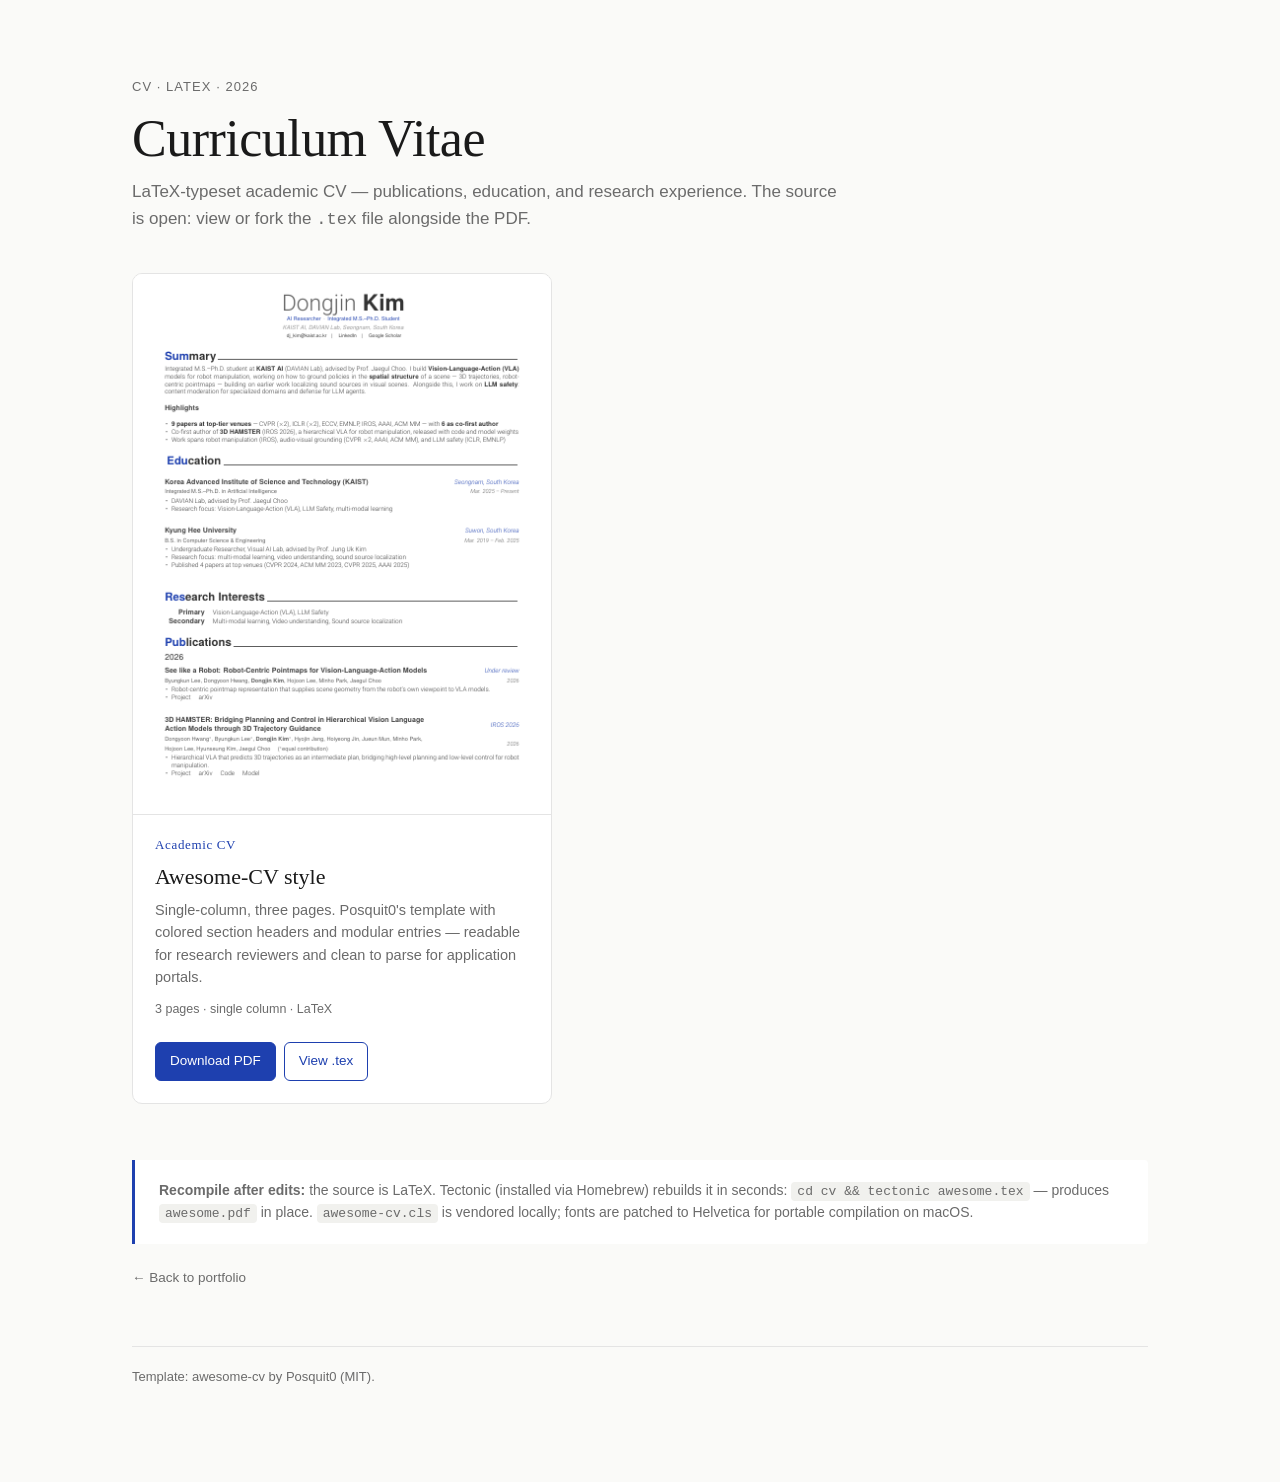
<file: cv/index.html>
<!doctype html>
<html lang="en">
<head>
<meta charset="utf-8">
<meta name="viewport" content="width=device-width, initial-scale=1">
<title>CV — Kim Dongjin</title>
<style>
  :root {
    --ink: #1a1a1a;
    --muted: #6b6b6b;
    --rule: #e4e4e4;
    --bg: #fafaf8;
    --card: #ffffff;
    --accent: #1E40AF;
    --accent-dk: #1E3A8A;
  }
  * { box-sizing: border-box; }
  html, body { margin: 0; padding: 0; }
  body {
    font-family: -apple-system, BlinkMacSystemFont, "Inter", "Segoe UI", Helvetica, Arial, sans-serif;
    background: var(--bg);
    color: var(--ink);
    line-height: 1.55;
    -webkit-font-smoothing: antialiased;
  }
  .wrap { max-width: 1080px; margin: 0 auto; padding: 64px 32px 96px; }
  header { margin-bottom: 40px; }
  h1 {
    font-family: "Source Serif 4", "Source Serif Pro", Charter, Georgia, serif;
    font-weight: 400;
    font-size: clamp(36px, 5vw, 52px);
    line-height: 1.1;
    margin: 0 0 12px;
    letter-spacing: -0.01em;
  }
  .lede {
    color: var(--muted);
    font-size: 17px;
    max-width: 720px;
    margin: 0 0 16px;
  }
  .meta {
    font-size: 13px;
    color: var(--muted);
    text-transform: uppercase;
    letter-spacing: 0.08em;
  }
  .grid {
    display: grid;
    grid-template-columns: repeat(auto-fit, minmax(280px, 1fr));
    gap: 24px;
    margin-top: 40px;
  }
  .card {
    background: var(--card);
    border: 1px solid var(--rule);
    border-radius: 10px;
    padding: 0;
    display: flex;
    flex-direction: column;
    overflow: hidden;
    transition: transform 0.18s ease, box-shadow 0.18s ease, border-color 0.18s ease;
  }
  .card:hover {
    transform: translateY(-2px);
    box-shadow: 0 6px 22px rgba(30, 64, 175, 0.08);
    border-color: #c7c7c7;
  }
  .card-preview {
    aspect-ratio: 8.5 / 11;
    background: #f6f6f4;
    border-bottom: 1px solid var(--rule);
    overflow: hidden;
    position: relative;
  }
  .card-preview img {
    width: 100%;
    height: 100%;
    object-fit: cover;
    object-position: top center;
    display: block;
  }
  .card-body {
    padding: 20px 22px 22px;
    display: flex;
    flex-direction: column;
    gap: 8px;
  }
  .card .num {
    font-family: "Source Serif 4", "Source Serif Pro", Charter, Georgia, serif;
    font-size: 13px;
    color: var(--accent);
    letter-spacing: 0.05em;
  }
  .card h2 {
    font-family: "Source Serif 4", "Source Serif Pro", Charter, Georgia, serif;
    font-size: 22px;
    font-weight: 500;
    margin: 0;
    line-height: 1.25;
  }
  .card p {
    margin: 0;
    color: var(--muted);
    font-size: 14.5px;
  }
  .card-actions {
    margin-top: 14px;
    display: flex;
    gap: 8px;
    flex-wrap: wrap;
  }
  .btn {
    text-decoration: none;
    font-size: 13.5px;
    padding: 8px 14px;
    border-radius: 6px;
    border: 1px solid var(--accent);
    color: var(--accent);
    background: transparent;
    transition: background 0.12s, color 0.12s;
    font-weight: 500;
  }
  .btn:hover { background: var(--accent); color: #fff; }
  .btn-primary { background: var(--accent); color: #fff; }
  .btn-primary:hover { background: var(--accent-dk); border-color: var(--accent-dk); }
  .meta-line {
    font-size: 12.5px;
    color: var(--muted);
    margin-top: 4px;
  }
  .note {
    margin-top: 56px;
    padding: 20px 24px;
    border-left: 3px solid var(--accent);
    background: #fff;
    font-size: 14px;
    color: var(--muted);
    border-radius: 0 4px 4px 0;
  }
  .note code {
    background: #f1f1ee;
    padding: 2px 6px;
    border-radius: 4px;
    font-size: 13px;
  }
  .back-link {
    display: inline-block;
    margin-top: 24px;
    font-size: 13.5px;
    color: var(--muted);
    text-decoration: none;
  }
  .back-link:hover { color: var(--accent); }
  footer {
    margin-top: 56px;
    padding-top: 20px;
    border-top: 1px solid var(--rule);
    font-size: 13px;
    color: var(--muted);
  }
  .grid-single { max-width: 420px; }
  @media (max-width: 600px) {
    .wrap { padding: 40px 20px 64px; }
    .grid { grid-template-columns: 1fr; gap: 18px; }
  }
</style>
</head>
<body>
<div class="wrap">
  <header>
    <p class="meta">CV · LaTeX · 2026</p>
    <h1>Curriculum Vitae</h1>
    <p class="lede">LaTeX-typeset academic CV — publications, education, and research experience. The source is open: view or fork the <code>.tex</code> file alongside the PDF.</p>
  </header>

  <main>
    <div class="grid grid-single">

      <article class="card">
        <div class="card-preview">
          <img src="preview-awesome.png" alt="Preview of the CV first page" loading="lazy">
        </div>
        <div class="card-body">
          <div class="num">Academic CV</div>
          <h2>Awesome-CV style</h2>
          <p>Single-column, three pages. Posquit0's template with colored section headers and modular entries — readable for research reviewers and clean to parse for application portals.</p>
          <div class="meta-line">3 pages &middot; single column &middot; LaTeX</div>
          <div class="card-actions">
            <a class="btn btn-primary" href="awesome.pdf" download>Download PDF</a>
            <a class="btn" href="awesome.tex" target="_blank">View .tex</a>
          </div>
        </div>
      </article>

    </div>

    <div class="note">
      <strong>Recompile after edits:</strong> the source is LaTeX. Tectonic (installed via Homebrew) rebuilds it in seconds:
      <code>cd cv &amp;&amp; tectonic awesome.tex</code> — produces <code>awesome.pdf</code> in place. <code>awesome-cv.cls</code> is vendored locally; fonts are patched to Helvetica for portable compilation on macOS.
    </div>

    <a class="back-link" href="../index.html">← Back to portfolio</a>
  </main>

  <footer>
    Template: awesome-cv by Posquit0 (MIT).
  </footer>
</div>
</body>
</html>
</file>
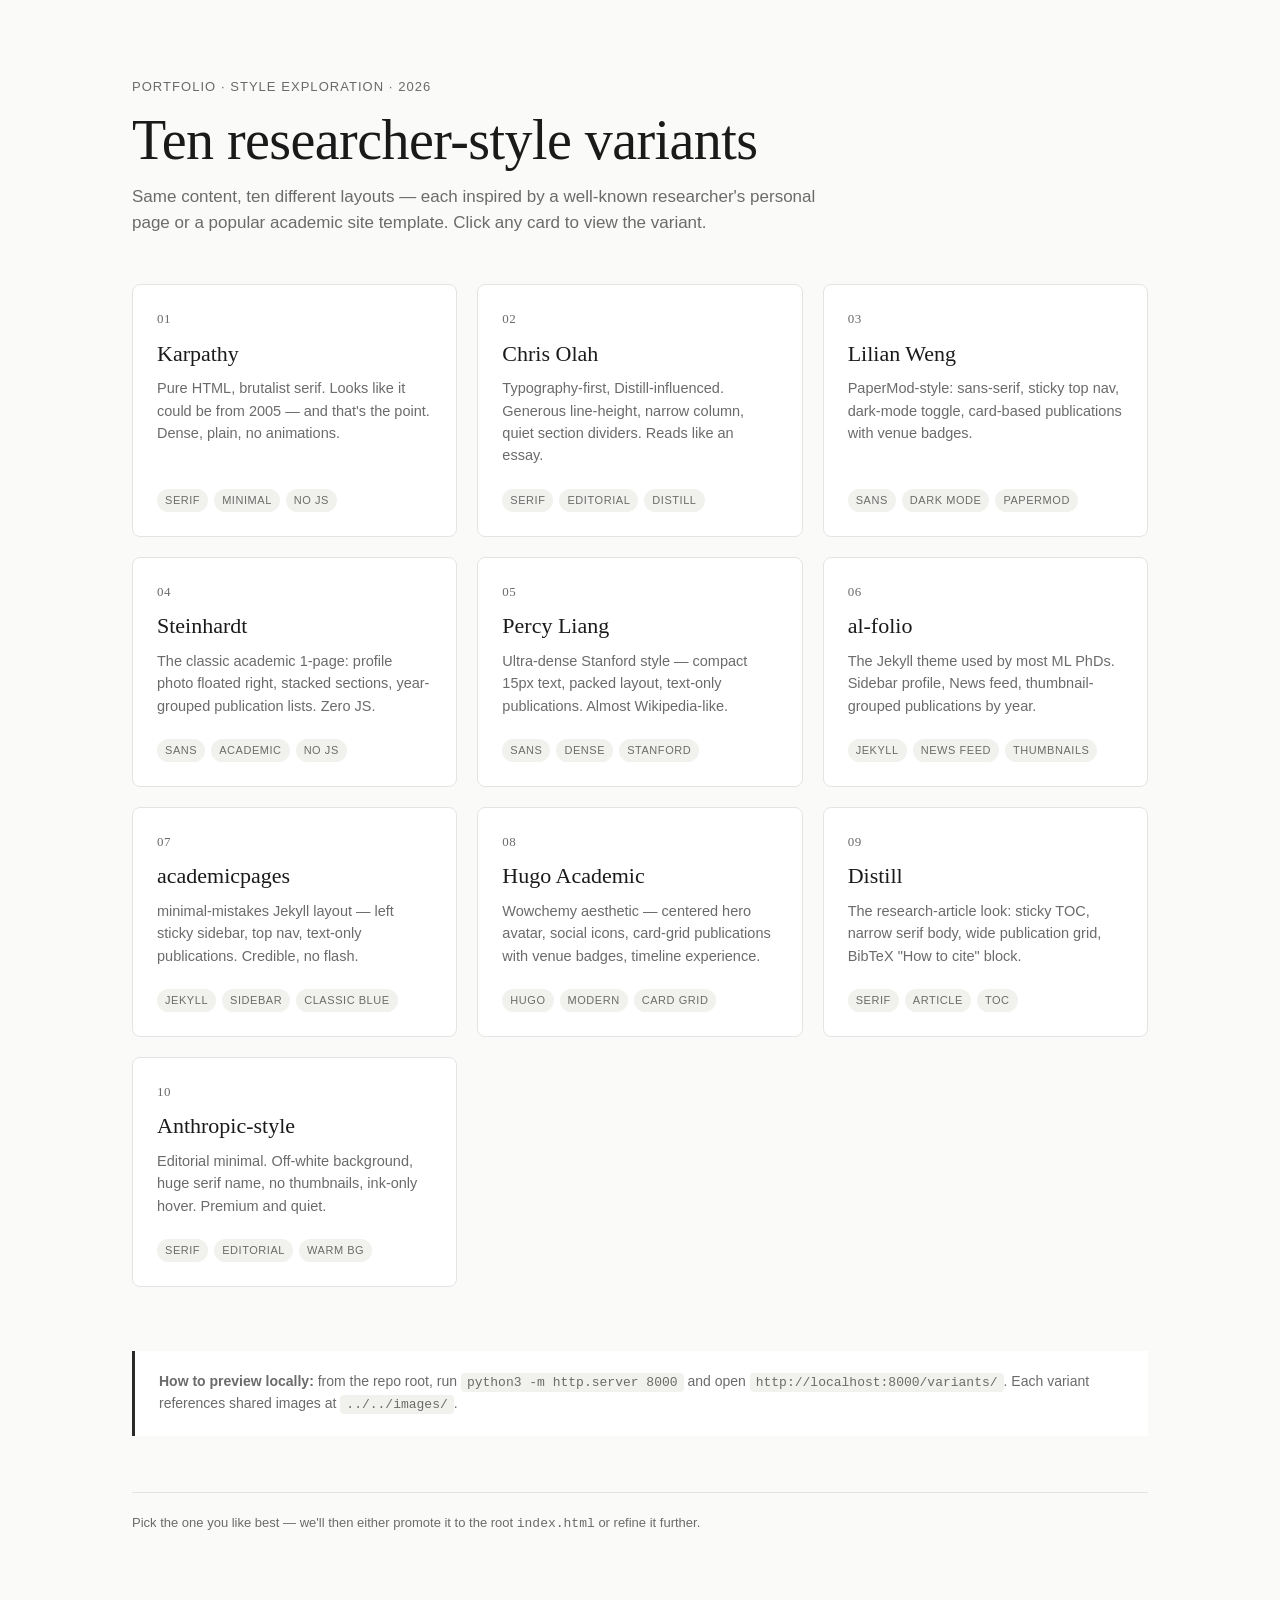
<file: variants/index.html>
<!doctype html>
<html lang="en">
<head>
<meta charset="utf-8">
<meta name="viewport" content="width=device-width, initial-scale=1">
<title>Portfolio Variants — Kim Dongjin</title>
<style>
  :root {
    --ink: #1a1a1a;
    --muted: #6b6b6b;
    --rule: #e4e4e4;
    --bg: #fafaf8;
    --card: #ffffff;
    --accent: #2a2a2a;
  }
  * { box-sizing: border-box; }
  html, body { margin: 0; padding: 0; }
  body {
    font-family: -apple-system, BlinkMacSystemFont, "Inter", "Segoe UI", Helvetica, Arial, sans-serif;
    background: var(--bg);
    color: var(--ink);
    line-height: 1.55;
    -webkit-font-smoothing: antialiased;
  }
  .wrap { max-width: 1080px; margin: 0 auto; padding: 64px 32px 96px; }
  header { margin-bottom: 48px; }
  h1 {
    font-family: "Source Serif 4", "Source Serif Pro", Charter, Georgia, serif;
    font-weight: 400;
    font-size: clamp(36px, 5vw, 56px);
    line-height: 1.1;
    margin: 0 0 12px;
    letter-spacing: -0.01em;
  }
  .lede {
    color: var(--muted);
    font-size: 17px;
    max-width: 720px;
    margin: 0 0 24px;
  }
  .meta {
    font-size: 13px;
    color: var(--muted);
    text-transform: uppercase;
    letter-spacing: 0.08em;
  }
  .grid {
    display: grid;
    grid-template-columns: repeat(auto-fill, minmax(300px, 1fr));
    gap: 20px;
    margin-top: 40px;
  }
  .card {
    background: var(--card);
    border: 1px solid var(--rule);
    border-radius: 8px;
    padding: 24px;
    text-decoration: none;
    color: inherit;
    display: flex;
    flex-direction: column;
    gap: 10px;
    transition: transform 0.15s ease, box-shadow 0.15s ease, border-color 0.15s ease;
  }
  .card:hover {
    transform: translateY(-2px);
    box-shadow: 0 4px 18px rgba(0,0,0,0.06);
    border-color: #c7c7c7;
  }
  .card .num {
    font-family: "Source Serif 4", "Source Serif Pro", Charter, Georgia, serif;
    font-size: 13px;
    color: var(--muted);
    letter-spacing: 0.04em;
  }
  .card h2 {
    font-family: "Source Serif 4", "Source Serif Pro", Charter, Georgia, serif;
    font-size: 22px;
    font-weight: 500;
    margin: 0;
    line-height: 1.25;
  }
  .card p {
    margin: 0;
    color: var(--muted);
    font-size: 14.5px;
  }
  .card .tags {
    margin-top: auto;
    padding-top: 12px;
    display: flex;
    flex-wrap: wrap;
    gap: 6px;
  }
  .tag {
    font-size: 11px;
    color: var(--muted);
    background: #f1f1ee;
    padding: 3px 8px;
    border-radius: 999px;
    text-transform: uppercase;
    letter-spacing: 0.05em;
  }
  .note {
    margin-top: 64px;
    padding: 20px 24px;
    border-left: 3px solid var(--accent);
    background: #fff;
    font-size: 14px;
    color: var(--muted);
  }
  .note code {
    background: #f1f1ee;
    padding: 2px 6px;
    border-radius: 4px;
    font-size: 13px;
  }
  footer {
    margin-top: 56px;
    padding-top: 20px;
    border-top: 1px solid var(--rule);
    font-size: 13px;
    color: var(--muted);
  }
  @media (max-width: 600px) {
    .wrap { padding: 40px 20px 64px; }
    .grid { grid-template-columns: 1fr; gap: 14px; }
    .card { padding: 20px; }
  }
</style>
</head>
<body>
<div class="wrap">
  <header>
    <p class="meta">Portfolio · Style Exploration · 2026</p>
    <h1>Ten researcher-style variants</h1>
    <p class="lede">Same content, ten different layouts — each inspired by a well-known researcher's personal page or a popular academic site template. Click any card to view the variant.</p>
  </header>

  <main>
    <div class="grid">

      <a class="card" href="01-karpathy/index.html">
        <div class="num">01</div>
        <h2>Karpathy</h2>
        <p>Pure HTML, brutalist serif. Looks like it could be from 2005 — and that's the point. Dense, plain, no animations.</p>
        <div class="tags"><span class="tag">Serif</span><span class="tag">Minimal</span><span class="tag">No JS</span></div>
      </a>

      <a class="card" href="02-olah/index.html">
        <div class="num">02</div>
        <h2>Chris Olah</h2>
        <p>Typography-first, Distill-influenced. Generous line-height, narrow column, quiet section dividers. Reads like an essay.</p>
        <div class="tags"><span class="tag">Serif</span><span class="tag">Editorial</span><span class="tag">Distill</span></div>
      </a>

      <a class="card" href="03-weng/index.html">
        <div class="num">03</div>
        <h2>Lilian Weng</h2>
        <p>PaperMod-style: sans-serif, sticky top nav, dark-mode toggle, card-based publications with venue badges.</p>
        <div class="tags"><span class="tag">Sans</span><span class="tag">Dark mode</span><span class="tag">PaperMod</span></div>
      </a>

      <a class="card" href="04-steinhardt/index.html">
        <div class="num">04</div>
        <h2>Steinhardt</h2>
        <p>The classic academic 1-page: profile photo floated right, stacked sections, year-grouped publication lists. Zero JS.</p>
        <div class="tags"><span class="tag">Sans</span><span class="tag">Academic</span><span class="tag">No JS</span></div>
      </a>

      <a class="card" href="05-liang/index.html">
        <div class="num">05</div>
        <h2>Percy Liang</h2>
        <p>Ultra-dense Stanford style — compact 15px text, packed layout, text-only publications. Almost Wikipedia-like.</p>
        <div class="tags"><span class="tag">Sans</span><span class="tag">Dense</span><span class="tag">Stanford</span></div>
      </a>

      <a class="card" href="06-al-folio/index.html">
        <div class="num">06</div>
        <h2>al-folio</h2>
        <p>The Jekyll theme used by most ML PhDs. Sidebar profile, News feed, thumbnail-grouped publications by year.</p>
        <div class="tags"><span class="tag">Jekyll</span><span class="tag">News feed</span><span class="tag">Thumbnails</span></div>
      </a>

      <a class="card" href="07-academicpages/index.html">
        <div class="num">07</div>
        <h2>academicpages</h2>
        <p>minimal-mistakes Jekyll layout — left sticky sidebar, top nav, text-only publications. Credible, no flash.</p>
        <div class="tags"><span class="tag">Jekyll</span><span class="tag">Sidebar</span><span class="tag">Classic blue</span></div>
      </a>

      <a class="card" href="08-hugo-academic/index.html">
        <div class="num">08</div>
        <h2>Hugo Academic</h2>
        <p>Wowchemy aesthetic — centered hero avatar, social icons, card-grid publications with venue badges, timeline experience.</p>
        <div class="tags"><span class="tag">Hugo</span><span class="tag">Modern</span><span class="tag">Card grid</span></div>
      </a>

      <a class="card" href="09-distill/index.html">
        <div class="num">09</div>
        <h2>Distill</h2>
        <p>The research-article look: sticky TOC, narrow serif body, wide publication grid, BibTeX "How to cite" block.</p>
        <div class="tags"><span class="tag">Serif</span><span class="tag">Article</span><span class="tag">TOC</span></div>
      </a>

      <a class="card" href="10-anthropic/index.html">
        <div class="num">10</div>
        <h2>Anthropic-style</h2>
        <p>Editorial minimal. Off-white background, huge serif name, no thumbnails, ink-only hover. Premium and quiet.</p>
        <div class="tags"><span class="tag">Serif</span><span class="tag">Editorial</span><span class="tag">Warm bg</span></div>
      </a>

    </div>
  </main>

  <div class="note">
    <strong>How to preview locally:</strong> from the repo root, run <code>python3 -m http.server 8000</code> and open
    <code>http://localhost:8000/variants/</code>. Each variant references shared images at <code>../../images/</code>.
  </div>

  <footer>
    Pick the one you like best — we'll then either promote it to the root <code>index.html</code> or refine it further.
  </footer>
</div>
</body>
</html>
</file>
